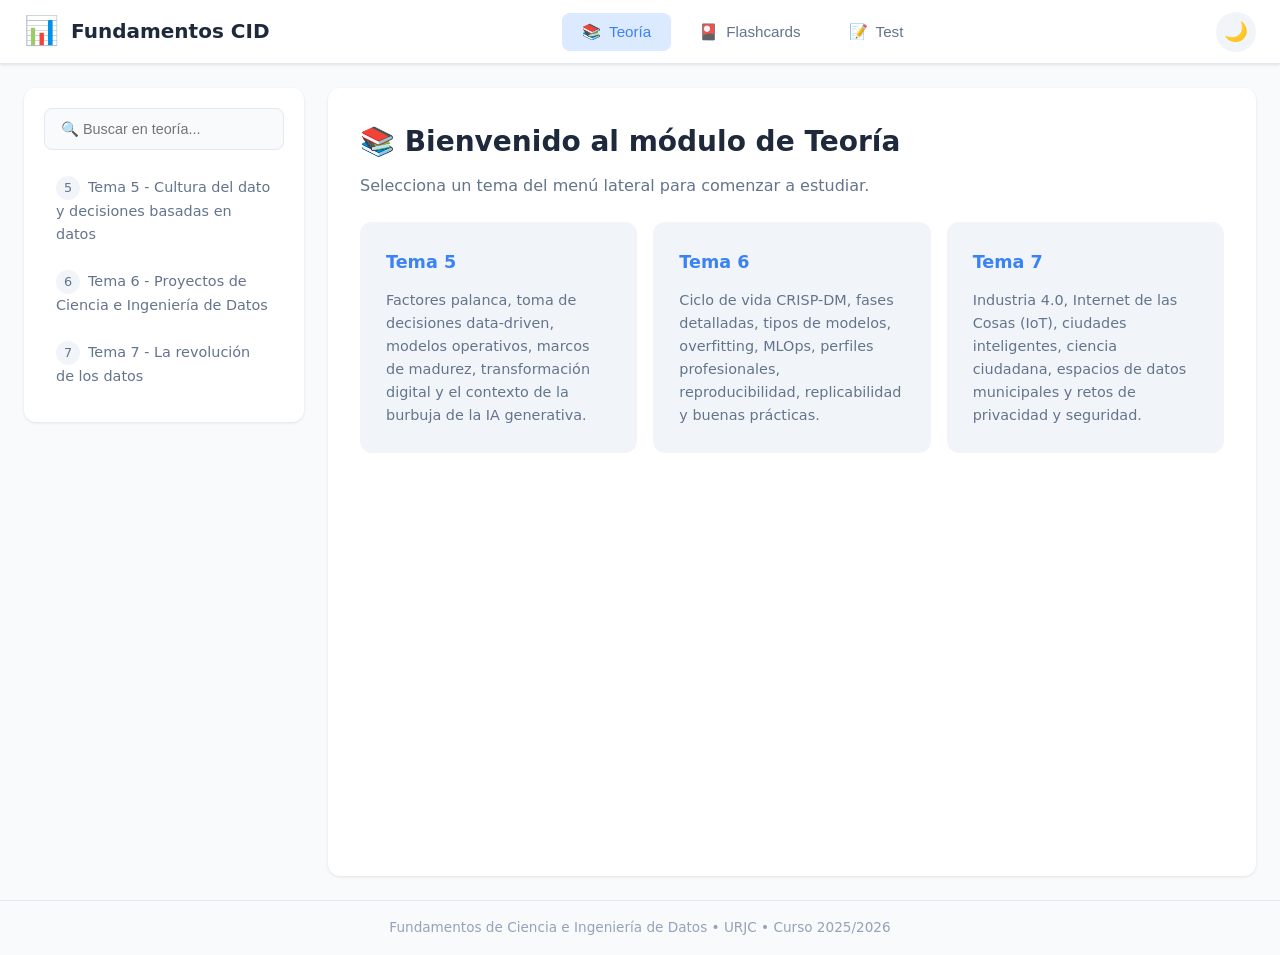
<file: index.html>
<!DOCTYPE html>
<html lang="es">
<head>
    <meta charset="UTF-8">
    <meta name="viewport" content="width=device-width, initial-scale=1.0">
    <title>Dashboard - Fundamentos de Ciencia e Ingeniería de Datos</title>
    <link rel="stylesheet" href="css/styles.css">
</head>
<body>
    <div id="app">
        <header class="app-header">
            <div class="logo">
                <span class="logo-icon">📊</span>
                <h1>Fundamentos CID</h1>
            </div>
            <nav class="main-nav">
                <button class="nav-btn active" data-section="theory" onclick="router.navigate('theory')">
                    <span>📚</span> Teoría
                </button>
                <button class="nav-btn" data-section="flashcards" onclick="router.navigate('flashcards')">
                    <span>🎴</span> Flashcards
                </button>
                <button class="nav-btn" data-section="test" onclick="router.navigate('test')">
                    <span>📝</span> Test
                </button>
            </nav>
            <button class="theme-toggle" onclick="app.toggleTheme()" title="Cambiar tema">
                <span id="theme-icon">🌙</span>
            </button>
        </header>

        <main class="app-main">
            <!-- Sección: Teoría -->
            <section id="theory" class="section active">
                <div class="theory-layout">
                    <aside class="theory-sidebar">
                        <div class="search-box">
                            <input type="text" id="theory-search" placeholder="🔍 Buscar en teoría..." oninput="theoryModule.search(this.value)">
                        </div>
                        <div class="theme-list" id="theme-list"></div>
                    </aside>
                    <div class="theory-content" id="theory-content">
                        <div class="welcome-message">
                            <h2>📚 Bienvenido al módulo de Teoría</h2>
                            <p>Selecciona un tema del menú lateral para comenzar a estudiar.</p>
                            <div class="theme-cards" id="theme-cards"></div>
                        </div>
                    </div>
                </div>
            </section>

            <!-- Sección: Flashcards -->
            <section id="flashcards" class="section">
                <div class="flashcards-container">
                    <div class="flashcards-header">
                        <h2>🎴 Flashcards</h2>
                        <div class="flashcards-controls">
                            <select id="flashcard-filter" onchange="flashcardsModule.filterByTheme(this.value)">
                                <option value="all">Todos los temas</option>
                                <option value="5">Tema 5 - Burbuja IA</option>
                                <option value="6">Tema 6 - Proyectos CID</option>
                                <option value="7">Tema 7 - Revolución Datos</option>
                                <option value="8">Tema 8 - Mercado Datos UE</option>
                            </select>
                            <button class="btn-secondary" onclick="flashcardsModule.shuffle()">🔀 Aleatorio</button>
                        </div>
                    </div>
                    <div class="flashcards-stats" id="flashcards-stats"></div>
                    <div class="flashcard-viewer">
                        <div class="flashcard" id="flashcard" onclick="flashcardsModule.flip()">
                            <div class="flashcard-inner">
                                <div class="flashcard-front" id="flashcard-front">
                                    <span class="flashcard-label">Anverso</span>
                                    <p class="flashcard-text" id="flashcard-front-text"></p>
                                </div>
                                <div class="flashcard-back" id="flashcard-back">
                                    <span class="flashcard-label">Reverso</span>
                                    <p class="flashcard-text" id="flashcard-back-text"></p>
                                </div>
                            </div>
                        </div>
                        <div class="flashcard-actions">
                            <button class="btn-action btn-difficult" onclick="flashcardsModule.markDifficult()">😰 Difícil</button>
                            <button class="btn-action btn-easy" onclick="flashcardsModule.markEasy()">😎 Fácil</button>
                        </div>
                        <div class="flashcard-nav">
                            <button class="btn-nav" onclick="flashcardsModule.prev()">◀ Anterior</button>
                            <span class="flashcard-counter" id="flashcard-counter">1 / 20</span>
                            <button class="btn-nav" onclick="flashcardsModule.next()">Siguiente ▶</button>
                        </div>
                    </div>
                </div>
            </section>

            <!-- Sección: Test -->
            <section id="test" class="section">
                <div class="test-container">
                    <div class="test-menu" id="test-menu">
                        <h2>📝 Modo Test</h2>
                        <p class="test-subtitle">Elige cómo quieres practicar</p>
                        <div class="test-modes">
                            <div class="test-mode-card exam-real" onclick="testModule.startExam()">
                                <div class="mode-icon">🎓</div>
                                <h3>Simulacro Examen Real</h3>
                                <p>Las 15 preguntas oficiales extraídas de las capturas del examen. Temporizador de 25 minutos. Sin feedback hasta el final.</p>
                            </div>
                            <div class="test-mode-card theme-test">
                                <div class="mode-icon">📚</div>
                                <h3>Test por Tema</h3>
                                <p>20 preguntas aleatorias del tema que elijas. Sin límite de tiempo.</p>
                                <div class="theme-test-controls" onclick="event.stopPropagation()">
                                    <select id="theme-test-select">
                                        <option value="5">Tema 5 - Cultura del dato</option>
                                        <option value="6">Tema 6 - Proyectos CID</option>
                                        <option value="7">Tema 7 - Revolución de los Datos</option>
                                        <option value="8">Tema 8 - Mercado de Datos UE</option>
                                    </select>
                                    <button class="btn-primary" onclick="testModule.startThemeTest(document.getElementById('theme-test-select').value)">Empezar</button>
                                </div>
                            </div>
                            <div class="test-mode-card" onclick="testModule.startPractice()">
                                <div class="mode-icon">🎯</div>
                                <h3>Modo Práctica</h3>
                                <p>Todas las preguntas mezcladas sin límite de tiempo. Feedback inmediato.</p>
                            </div>
                            <div class="test-mode-card" onclick="testModule.startReview()">
                                <div class="mode-icon">🔁</div>
                                <h3>Modo Repaso</h3>
                                <p>Solo las preguntas que has fallado anteriormente. Refuerza tus puntos débiles.</p>
                            </div>
                        </div>
                        <div class="test-stats-summary" id="test-stats-summary"></div>
                    </div>
                    <div class="test-game" id="test-game" style="display:none;">
                        <div class="test-header">
                            <button class="btn-back" onclick="testModule.quit()">✕ Salir</button>
                            <div class="test-info">
                                <span class="test-timer" id="test-timer">30:00</span>
                                <span class="test-progress" id="test-progress">1 / 20</span>
                            </div>
                        </div>
                        <div class="progress-bar">
                            <div class="progress-fill" id="progress-fill"></div>
                        </div>
                        <div class="question-container" id="question-container"></div>
                        <div class="question-nav">
                            <button class="btn-nav" id="btn-prev" onclick="testModule.prevQuestion()">◀ Anterior</button>
                            <button class="btn-primary" id="btn-next" onclick="testModule.nextQuestion()">Siguiente ▶</button>
                        </div>
                    </div>
                    <div class="test-results" id="test-results" style="display:none;">
                        <div class="results-card">
                            <h2 id="results-title">Resultados</h2>
                            <div class="results-score" id="results-score"></div>
                            <div class="results-details" id="results-details"></div>
                            <div class="results-actions">
                                <button class="btn-primary" onclick="testModule.restartSame()">🔄 Repetir mismo test</button>
                                <button class="btn-secondary" onclick="testModule.newTest()">🆕 Nuevo test</button>
                                <button class="btn-secondary" onclick="testModule.backToMenu()">📋 Menú principal</button>
                            </div>
                        </div>
                    </div>
                </div>
            </section>
        </main>

        <footer class="app-footer">
            <p>Fundamentos de Ciencia e Ingeniería de Datos • URJC • Curso 2025/2026</p>
        </footer>
    </div>

    <script src="js/data.js"></script>
    <script src="js/questions.js"></script>
    <script src="js/app.js"></script>
</body>
</html>
</file>
<file: css/styles.css>
/* ============================================
   VARIABLES Y TEMAS
   ============================================ */
:root {
    --bg-primary: #f8fafc;
    --bg-secondary: #ffffff;
    --bg-tertiary: #f1f5f9;
    --text-primary: #1e293b;
    --text-secondary: #64748b;
    --text-muted: #94a3b8;
    --accent: #3b82f6;
    --accent-hover: #2563eb;
    --accent-light: #dbeafe;
    --success: #22c55e;
    --success-light: #dcfce7;
    --danger: #ef4444;
    --danger-light: #fee2e2;
    --warning: #f59e0b;
    --warning-light: #fef3c7;
    --border: #e2e8f0;
    --shadow: 0 1px 3px rgba(0,0,0,0.1);
    --shadow-lg: 0 10px 15px -3px rgba(0,0,0,0.1);
    --radius: 12px;
    --radius-sm: 8px;
    --header-height: 64px;
    --transition: all 0.3s ease;
}

[data-theme="dark"] {
    --bg-primary: #0f172a;
    --bg-secondary: #1e293b;
    --bg-tertiary: #334155;
    --text-primary: #f1f5f9;
    --text-secondary: #cbd5e1;
    --text-muted: #94a3b8;
    --accent: #60a5fa;
    --accent-hover: #3b82f6;
    --accent-light: #1e3a5f;
    --success: #4ade80;
    --success-light: #14532d;
    --danger: #f87171;
    --danger-light: #7f1d1d;
    --warning: #fbbf24;
    --warning-light: #78350f;
    --border: #334155;
    --shadow: 0 1px 3px rgba(0,0,0,0.3);
    --shadow-lg: 0 10px 15px -3px rgba(0,0,0,0.3);
}

* {
    margin: 0;
    padding: 0;
    box-sizing: border-box;
}

body {
    font-family: 'Segoe UI', system-ui, -apple-system, sans-serif;
    background: var(--bg-primary);
    color: var(--text-primary);
    line-height: 1.6;
    min-height: 100vh;
    transition: var(--transition);
}

/* ============================================
   LAYOUT PRINCIPAL
   ============================================ */
#app {
    display: flex;
    flex-direction: column;
    min-height: 100vh;
}

.app-header {
    position: fixed;
    top: 0;
    left: 0;
    right: 0;
    height: var(--header-height);
    background: var(--bg-secondary);
    border-bottom: 1px solid var(--border);
    display: flex;
    align-items: center;
    justify-content: space-between;
    padding: 0 24px;
    z-index: 1000;
    box-shadow: var(--shadow);
}

.logo {
    display: flex;
    align-items: center;
    gap: 12px;
}

.logo-icon {
    font-size: 28px;
}

.logo h1 {
    font-size: 1.25rem;
    font-weight: 700;
    color: var(--text-primary);
}

.main-nav {
    display: flex;
    gap: 8px;
}

.nav-btn {
    display: flex;
    align-items: center;
    gap: 8px;
    padding: 10px 20px;
    border: none;
    border-radius: var(--radius-sm);
    background: transparent;
    color: var(--text-secondary);
    font-size: 0.95rem;
    font-weight: 500;
    cursor: pointer;
    transition: var(--transition);
}

.nav-btn:hover {
    background: var(--bg-tertiary);
    color: var(--text-primary);
}

.nav-btn.active {
    background: var(--accent-light);
    color: var(--accent);
}

.theme-toggle {
    width: 40px;
    height: 40px;
    border: none;
    border-radius: 50%;
    background: var(--bg-tertiary);
    cursor: pointer;
    font-size: 1.2rem;
    transition: var(--transition);
}

.theme-toggle:hover {
    transform: scale(1.1);
}

.app-main {
    flex: 1;
    margin-top: var(--header-height);
    padding: 24px;
    max-width: 1400px;
    width: 100%;
    align-self: center;
}

.app-footer {
    text-align: center;
    padding: 16px;
    color: var(--text-muted);
    font-size: 0.85rem;
    border-top: 1px solid var(--border);
}

/* ============================================
   SECCIONES
   ============================================ */
.section {
    display: none;
    animation: fadeIn 0.3s ease;
}

.section.active {
    display: block;
}

@keyframes fadeIn {
    from { opacity: 0; transform: translateY(10px); }
    to { opacity: 1; transform: translateY(0); }
}

/* ============================================
   BOTONES
   ============================================ */
.btn-primary {
    padding: 12px 24px;
    border: none;
    border-radius: var(--radius-sm);
    background: var(--accent);
    color: white;
    font-size: 0.95rem;
    font-weight: 600;
    cursor: pointer;
    transition: var(--transition);
}

.btn-primary:hover {
    background: var(--accent-hover);
    transform: translateY(-1px);
}

.btn-secondary {
    padding: 12px 24px;
    border: 1px solid var(--border);
    border-radius: var(--radius-sm);
    background: var(--bg-secondary);
    color: var(--text-primary);
    font-size: 0.95rem;
    font-weight: 600;
    cursor: pointer;
    transition: var(--transition);
}

.btn-secondary:hover {
    background: var(--bg-tertiary);
}

.btn-nav {
    padding: 10px 20px;
    border: 1px solid var(--border);
    border-radius: var(--radius-sm);
    background: var(--bg-secondary);
    color: var(--text-secondary);
    font-size: 0.9rem;
    cursor: pointer;
    transition: var(--transition);
}

.btn-nav:hover {
    background: var(--bg-tertiary);
    color: var(--text-primary);
}

.btn-back {
    padding: 8px 16px;
    border: none;
    border-radius: var(--radius-sm);
    background: var(--danger-light);
    color: var(--danger);
    font-size: 0.85rem;
    font-weight: 600;
    cursor: pointer;
}

/* ============================================
   TEORÍA
   ============================================ */
.theory-layout {
    display: grid;
    grid-template-columns: 280px 1fr;
    gap: 24px;
    min-height: calc(100vh - var(--header-height) - 48px);
}

.theory-sidebar {
    background: var(--bg-secondary);
    border-radius: var(--radius);
    padding: 20px;
    height: fit-content;
    position: sticky;
    top: 24px;
    box-shadow: var(--shadow);
}

.search-box input {
    width: 100%;
    padding: 12px 16px;
    border: 1px solid var(--border);
    border-radius: var(--radius-sm);
    background: var(--bg-primary);
    color: var(--text-primary);
    font-size: 0.9rem;
    margin-bottom: 16px;
}

.search-box input:focus {
    outline: none;
    border-color: var(--accent);
}

.theme-item {
    padding: 10px 12px;
    border-radius: var(--radius-sm);
    cursor: pointer;
    transition: var(--transition);
    font-size: 0.9rem;
    color: var(--text-secondary);
    margin-bottom: 4px;
}

.theme-item:hover {
    background: var(--bg-tertiary);
    color: var(--text-primary);
}

.theme-item.active {
    background: var(--accent-light);
    color: var(--accent);
    font-weight: 600;
}

.theme-item .theme-number {
    display: inline-block;
    width: 24px;
    height: 24px;
    border-radius: 50%;
    background: var(--bg-tertiary);
    text-align: center;
    line-height: 24px;
    font-size: 0.8rem;
    margin-right: 8px;
}

.theme-item.active .theme-number {
    background: var(--accent);
    color: white;
}

.theory-content {
    background: var(--bg-secondary);
    border-radius: var(--radius);
    padding: 32px;
    box-shadow: var(--shadow);
}

.theory-content h2 {
    font-size: 1.75rem;
    margin-bottom: 8px;
    color: var(--text-primary);
}

.theory-content h3 {
    font-size: 1.25rem;
    margin-top: 28px;
    margin-bottom: 12px;
    color: var(--accent);
}

.theory-content h4 {
    font-size: 1.05rem;
    margin-top: 20px;
    margin-bottom: 8px;
    color: var(--text-primary);
}

.theory-content p {
    margin-bottom: 12px;
    color: var(--text-secondary);
}

.theory-content ul, .theory-content ol {
    margin-left: 20px;
    margin-bottom: 16px;
    color: var(--text-secondary);
}

.theory-content li {
    margin-bottom: 6px;
}

.theory-content .keyword {
    background: var(--accent-light);
    color: var(--accent);
    padding: 2px 8px;
    border-radius: 4px;
    font-weight: 600;
    font-size: 0.9em;
}

.theme-cards {
    display: grid;
    grid-template-columns: repeat(auto-fit, minmax(240px, 1fr));
    gap: 16px;
    margin-top: 24px;
}

.theme-card {
    background: var(--bg-tertiary);
    border-radius: var(--radius);
    padding: 24px;
    cursor: pointer;
    transition: var(--transition);
    border: 2px solid transparent;
}

.theme-card:hover {
    border-color: var(--accent);
    transform: translateY(-2px);
    box-shadow: var(--shadow-lg);
}

.theme-card h3 {
    margin-top: 0;
    font-size: 1.1rem;
}

.theme-card p {
    font-size: 0.9rem;
    margin-bottom: 0;
}

/* ============================================
   FLASHCARDS
   ============================================ */
.flashcards-container {
    max-width: 700px;
    margin: 0 auto;
}

.flashcards-header {
    display: flex;
    justify-content: space-between;
    align-items: center;
    margin-bottom: 20px;
    flex-wrap: wrap;
    gap: 12px;
}

.flashcards-header h2 {
    font-size: 1.5rem;
}

.flashcards-controls {
    display: flex;
    gap: 8px;
}

.flashcards-controls select {
    padding: 10px 16px;
    border: 1px solid var(--border);
    border-radius: var(--radius-sm);
    background: var(--bg-secondary);
    color: var(--text-primary);
    font-size: 0.9rem;
    cursor: pointer;
}

.flashcards-stats {
    display: flex;
    justify-content: center;
    gap: 16px;
    margin-bottom: 20px;
    flex-wrap: wrap;
}

.stat-pill {
    padding: 6px 14px;
    border-radius: 20px;
    font-size: 0.85rem;
    font-weight: 500;
    background: var(--bg-tertiary);
}

.stat-pill.easy {
    background: var(--success-light);
    color: var(--success);
}

.stat-pill.difficult {
    background: var(--danger-light);
    color: var(--danger);
}

.flashcard-viewer {
    perspective: 1000px;
}

.flashcard {
    width: 100%;
    height: 320px;
    position: relative;
    cursor: pointer;
    margin-bottom: 20px;
}

.flashcard-inner {
    width: 100%;
    height: 100%;
    transition: transform 0.6s;
    transform-style: preserve-3d;
    position: relative;
}

.flashcard.flipped .flashcard-inner {
    transform: rotateY(180deg);
}

.flashcard-front, .flashcard-back {
    position: absolute;
    width: 100%;
    height: 100%;
    backface-visibility: hidden;
    border-radius: var(--radius);
    display: flex;
    flex-direction: column;
    align-items: center;
    justify-content: center;
    padding: 32px;
    text-align: center;
    box-shadow: var(--shadow-lg);
}

.flashcard-front {
    background: var(--bg-secondary);
    border: 2px solid var(--accent);
}

.flashcard-back {
    background: var(--accent);
    color: white;
    transform: rotateY(180deg);
}

.flashcard-label {
    font-size: 0.8rem;
    text-transform: uppercase;
    letter-spacing: 1px;
    opacity: 0.7;
    margin-bottom: 16px;
}

.flashcard-back .flashcard-label {
    color: rgba(255,255,255,0.8);
}

.flashcard-text {
    font-size: 1.25rem;
    line-height: 1.5;
    font-weight: 500;
}

.flashcard-back .flashcard-text {
    color: white;
}

.flashcard-actions {
    display: flex;
    justify-content: center;
    gap: 12px;
    margin-bottom: 16px;
}

.btn-action {
    padding: 12px 28px;
    border: none;
    border-radius: var(--radius-sm);
    font-size: 0.95rem;
    font-weight: 600;
    cursor: pointer;
    transition: var(--transition);
}

.btn-difficult {
    background: var(--danger-light);
    color: var(--danger);
}

.btn-difficult:hover {
    background: var(--danger);
    color: white;
}

.btn-easy {
    background: var(--success-light);
    color: var(--success);
}

.btn-easy:hover {
    background: var(--success);
    color: white;
}

.flashcard-nav {
    display: flex;
    justify-content: space-between;
    align-items: center;
}

.flashcard-counter {
    font-weight: 600;
    color: var(--text-secondary);
}

/* ============================================
   TEST
   ============================================ */
.test-container {
    max-width: 800px;
    margin: 0 auto;
}

.test-menu h2 {
    font-size: 1.75rem;
    text-align: center;
    margin-bottom: 8px;
}

.test-subtitle {
    text-align: center;
    color: var(--text-secondary);
    margin-bottom: 32px;
}

.test-modes {
    display: grid;
    grid-template-columns: repeat(auto-fit, minmax(220px, 1fr));
    gap: 20px;
    margin-bottom: 32px;
}

.test-mode-card {
    background: var(--bg-secondary);
    border-radius: var(--radius);
    padding: 28px;
    text-align: center;
    cursor: pointer;
    transition: var(--transition);
    border: 2px solid transparent;
    box-shadow: var(--shadow);
}

.test-mode-card:hover {
    border-color: var(--accent);
    transform: translateY(-4px);
    box-shadow: var(--shadow-lg);
}

.mode-icon {
    font-size: 2.5rem;
    margin-bottom: 12px;
}

.test-mode-card h3 {
    font-size: 1.15rem;
    margin-bottom: 8px;
}

.test-mode-card p {
    font-size: 0.9rem;
    color: var(--text-secondary);
    margin: 0;
}

.test-mode-card.exam-real {
    border: 2px solid var(--accent);
    background: linear-gradient(135deg, var(--accent-light) 0%, var(--bg-secondary) 100%);
}

.theme-test-controls {
    margin-top: 16px;
    display: flex;
    gap: 10px;
    justify-content: center;
    align-items: center;
    flex-wrap: wrap;
}

.theme-test-controls select {
    padding: 10px 14px;
    border: 1px solid var(--border);
    border-radius: var(--radius-sm);
    background: var(--bg-primary);
    color: var(--text-primary);
    font-size: 0.9rem;
    cursor: pointer;
}

.theme-test-controls .btn-primary {
    padding: 10px 18px;
    font-size: 0.9rem;
}

.test-stats-summary {
    background: var(--bg-secondary);
    border-radius: var(--radius);
    padding: 20px;
    text-align: center;
}

.test-game {
    background: var(--bg-secondary);
    border-radius: var(--radius);
    padding: 28px;
    box-shadow: var(--shadow);
}

.test-header {
    display: flex;
    justify-content: space-between;
    align-items: center;
    margin-bottom: 16px;
}

.test-info {
    display: flex;
    gap: 16px;
    font-weight: 600;
}

.test-timer {
    color: var(--danger);
    font-family: monospace;
    font-size: 1.1rem;
}

.test-progress {
    color: var(--text-secondary);
}

.progress-bar {
    width: 100%;
    height: 8px;
    background: var(--bg-tertiary);
    border-radius: 4px;
    overflow: hidden;
    margin-bottom: 24px;
}

.progress-fill {
    height: 100%;
    background: var(--accent);
    border-radius: 4px;
    transition: width 0.3s ease;
}

.question-container {
    margin-bottom: 24px;
}

.question-text {
    font-size: 1.15rem;
    font-weight: 600;
    margin-bottom: 20px;
    line-height: 1.5;
}

.question-theme-tag {
    display: inline-block;
    padding: 4px 10px;
    border-radius: 4px;
    background: var(--accent-light);
    color: var(--accent);
    font-size: 0.75rem;
    font-weight: 600;
    margin-bottom: 12px;
    text-transform: uppercase;
}

.options-list {
    display: flex;
    flex-direction: column;
    gap: 10px;
}

.option-btn {
    padding: 14px 18px;
    border: 2px solid var(--border);
    border-radius: var(--radius-sm);
    background: var(--bg-primary);
    color: var(--text-primary);
    font-size: 0.95rem;
    text-align: left;
    cursor: pointer;
    transition: var(--transition);
    position: relative;
}

.option-btn:hover:not(:disabled) {
    border-color: var(--accent);
    background: var(--accent-light);
}

.option-btn.selected {
    border-color: var(--accent);
    background: var(--accent-light);
}

.option-btn.correct {
    border-color: var(--success);
    background: var(--success-light);
}

.option-btn.incorrect {
    border-color: var(--danger);
    background: var(--danger-light);
}

.option-btn:disabled {
    cursor: default;
    opacity: 0.9;
}

.option-label {
    font-weight: 700;
    margin-right: 8px;
    color: var(--accent);
}

.feedback-box {
    margin-top: 20px;
    padding: 16px;
    border-radius: var(--radius-sm);
    background: var(--bg-tertiary);
}

.feedback-box.correct {
    background: var(--success-light);
    border: 1px solid var(--success);
}

.feedback-box.incorrect {
    background: var(--danger-light);
    border: 1px solid var(--danger);
}

.feedback-title {
    font-weight: 700;
    margin-bottom: 8px;
}

.feedback-box.correct .feedback-title {
    color: var(--success);
}

.feedback-box.incorrect .feedback-title {
    color: var(--danger);
}

.feedback-explanation {
    color: var(--text-secondary);
    font-size: 0.95rem;
}

.question-nav {
    display: flex;
    justify-content: space-between;
    align-items: center;
}

/* Results */
.test-results {
    display: flex;
    justify-content: center;
    align-items: center;
    min-height: 60vh;
}

.results-card {
    background: var(--bg-secondary);
    border-radius: var(--radius);
    padding: 40px;
    text-align: center;
    max-width: 500px;
    width: 100%;
    box-shadow: var(--shadow-lg);
}

.results-score {
    font-size: 4rem;
    font-weight: 800;
    margin: 20px 0;
}

.results-score.excellent { color: var(--success); }
.results-score.good { color: var(--warning); }
.results-score.fail { color: var(--danger); }

.results-details {
    color: var(--text-secondary);
    margin-bottom: 24px;
}

.results-actions {
    display: flex;
    flex-direction: column;
    gap: 10px;
}

/* ============================================
   RESPONSIVE
   ============================================ */
@media (max-width: 768px) {
    .app-header {
        padding: 0 12px;
    }
    
    .logo h1 {
        font-size: 1rem;
    }
    
    .nav-btn {
        padding: 8px 12px;
        font-size: 0.85rem;
    }
    
    .nav-btn span {
        display: none;
    }
    
    .app-main {
        padding: 12px;
    }
    
    .theory-layout {
        grid-template-columns: 1fr;
    }
    
    .theory-sidebar {
        position: static;
    }
    
    .flashcard {
        height: 260px;
    }
    
    .flashcard-text {
        font-size: 1.05rem;
    }
    
    .test-modes {
        grid-template-columns: 1fr;
    }
    
    .results-card {
        padding: 24px;
    }
    
    .results-score {
        font-size: 3rem;
    }
}

@media (max-width: 480px) {
    .flashcards-header {
        flex-direction: column;
        align-items: stretch;
    }
    
    .flashcards-controls {
        flex-direction: column;
    }
    
    .flashcard {
        height: 220px;
    }
    
    .flashcard-actions {
        flex-direction: column;
    }
}
</file>
